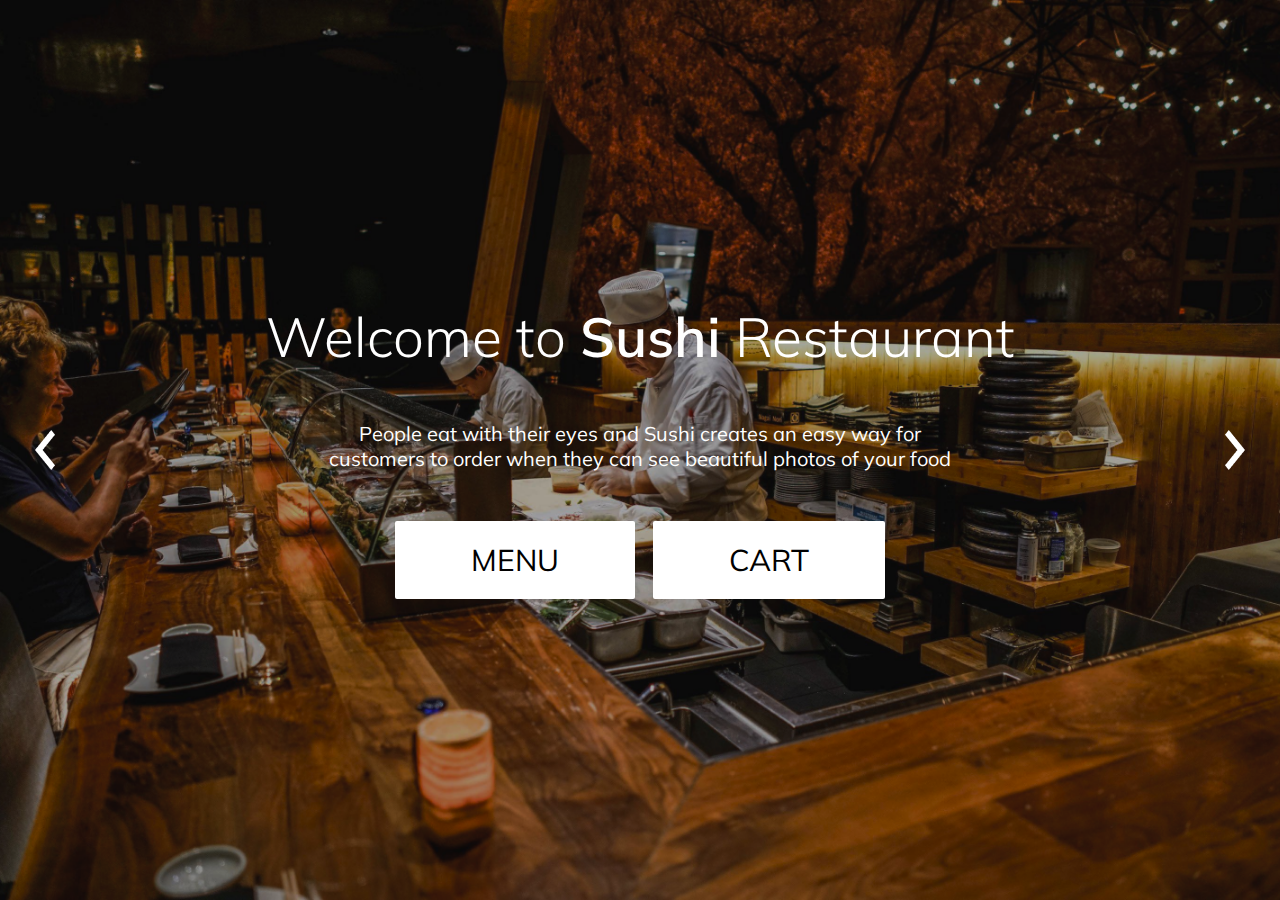
<file: index.html>
<!DOCTYPE html>
<html lang="en">
<head>
    <meta charset="UTF-8">
    <meta http-equiv="X-UA-Compatible" content="IE=edge">
    <meta name="viewport" content="width=device-width, initial-scale=1.0">
    <title>SUSHI HOME</title>
    <link rel="stylesheet" href="style.css">
</head>
<body>

   
    <main class="home">
        <img src="images/keyboard_arrow_left_24px.png" alt="left" class="arrow-left">
        <img src="images/keyboard_arrow_right_24px.png" alt="left" class="arrow-right">

        <div class="home-text">
            <h2>Welcome to <span>Sushi</span> Restaurant</h2>
            <p>People eat with their eyes and Sushi
                 creates an easy way for <br> customers to order
                 when they can see beautiful photos of your food
            </p>

           <div class="btn">
                    <a href="menu.html"><button>MENU</button></a>
                    <a href="chart.html"><button>CART</button></a>
            </div>
        </div>
        
    </main>
</body>
</html>
</file>
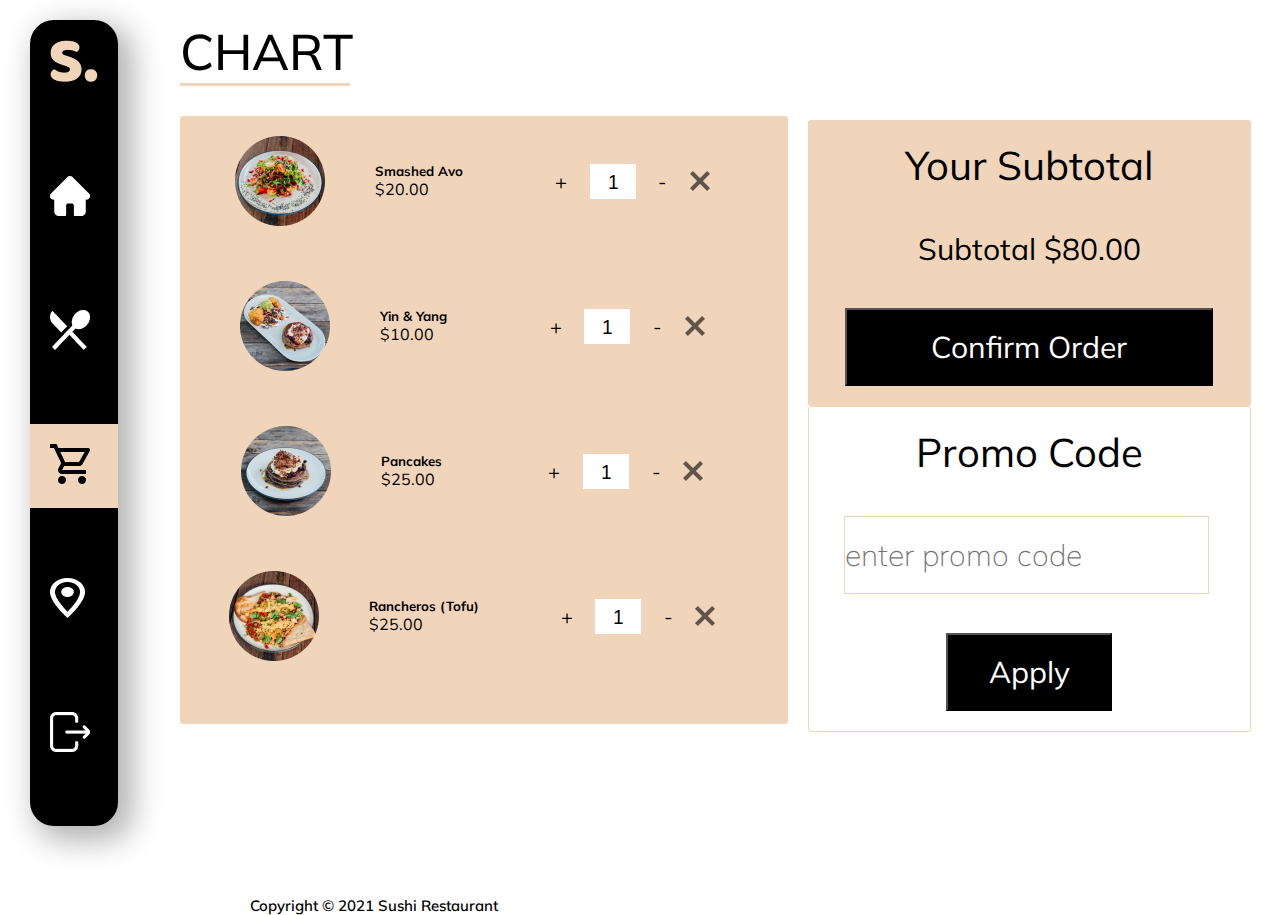
<file: chart.html>
<!DOCTYPE html>
<html lang="en">
<head>
    <meta charset="UTF-8">
    <meta http-equiv="X-UA-Compatible" content="IE=edge">
    <meta name="viewport" content="width=device-width, initial-scale=1.0">
    <title>CHART</title>
    <link rel="stylesheet" href="chart.css">
</head>
<body>
    <main class="container">
        <div class="side-nav" style="background-color: black;">
            <div class="sign">
                <img src="/images/S..png" alt="">
            </div>
            <div>
                <a href="/index.html"><img src="/images/Vector.png" alt=""></a>
            </div>
            <div>
                <a href="/menu.html"><img src="/images/restaurant_menu2_24px.png" alt=""></a>
            </div>
            <div class="active">
                <a href="/chart.html"><img src="/images/shopping_cart2_24px.png" alt=""></a>
            </div>
            <div>
                <a href=""><img src="/images/place_24px.png" alt=""></a>
            </div>
            <div>
                <a href=""><img src="/images/Vector (1).png" alt=""></a>
            </div>
        </div>

        <div class="chart-container">
            
            <div class="small-chart-container">
                <h3>CHART</h3>

                <div class="chart">
                
                    <div class="row-1">
                        <div class="text-img">
                            <img src="/images/Ellipse 5.png" alt="">
                            <div class="text">
                                <h5>Smashed Avo</h5>
                                <p>$20.00</p>
                            </div>
                        </div>
                        <div class="btn-X">
                           <span>+</span> <button>1</button>  <span>-</span>
                            <img src="/images/PathX.png" alt="" style="width: 20px; height:20px;">
                        </div>
                    </div>
                    <div class="row-2">
                        <div class="text-img">
                            <img src="/images/Ellipse 6.png" alt="">
                            <div class="text">
                                <h5>Yin & Yang</h5>
                                <p>$10.00</p>
                            </div>
                        </div>
                        <div class="btn-X">
                            <span>+</span> <button>1</button>  <span>-</span>
                            <img src="/images/PathX.png" alt="">
                        </div>
                    </div>
                    <div class="row-3">
                        <div class="text-img">
                            <img src="/images/Ellipse 7.png" alt="">
                            <div class="text">
                                <h5>Pancakes</h5>
                                <p>$25.00</p>
                            </div>
                        </div>
                        <div class="btn-X">
                            <span>+</span> <button>1</button>  <span>-</span>
                            <img src="/images/PathX.png" alt="">
                        </div>
                    </div>
                    <div class="row-4">
                        <div class="text-img" >
                            <img src="/images/Ellipse 8.png" alt="">
                            <div class="text">
                                <h5>Rancheros (Tofu)</h5>
                                <p>$25.00</p>
                            </div>
                        </div>
                        <div class="btn-X">
                            <span>+</span> <button>1</button>  <span>-</span>
                            <img src="/images/PathX.png" alt="">
                        </div>
                    </div>
                </div>
            </div>

           

            <div class="payment">
                <div class="col-1">

                    <h4>Your Subtotal</h4>

                    <p>Subtotal <span>$80.00</span></p>

                    <a href=""><button>Confirm Order</button></a>
                </div>

                <div class="col-2">

                    <h4>Promo Code</h4>

                    <input type="text" placeholder="enter promo code">

                    <a href=""><button>Apply</button></a>
                    
                </div>


            </div>


        </div>
    </main>

    <footer>
        <p>Copyright © 2021 Sushi Restaurant</p>
    </footer>

</body>
</html>
</file>
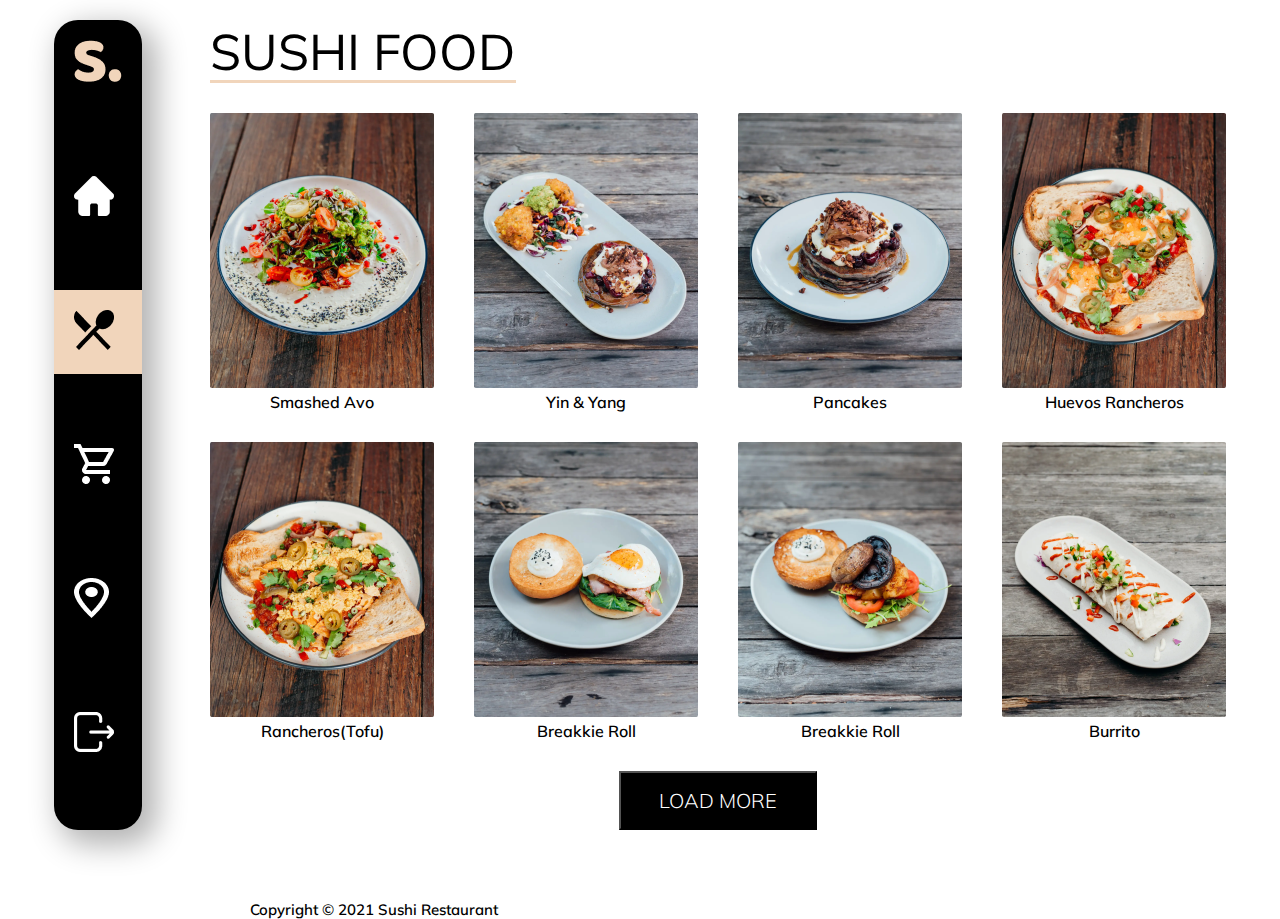
<file: menu.html>
<!DOCTYPE html>
<html lang="en">
<head>
    <meta charset="UTF-8">
    <meta http-equiv="X-UA-Compatible" content="IE=edge">
    <meta name="viewport" content="width=device-width, initial-scale=1.0">
    <title>MENU</title>
    <link rel="stylesheet" href="menu.css">
</head>
<body>
    <main class="container">
        <div class="side-nav">
            <div class="sign">
                <img src="/images/S..png" alt="">
            </div>
            <div>
                <a href="/index.html"><img src="/images/Vector.png" alt=""></a>
            </div>
            <div class="active">
                <a href="/menu.html"><img src="/images/restaurant_menu_24px.png" alt=""></a>
            </div>
            <div>
                <a href="/chart.html"><img src="/images/shopping_cart_24px.png" alt=""></a>
            </div>
            <div>
               <a href=""> <img src="/images/place_24px.png" alt=""></a>
            </div>
            <div>
                <a href=""><img src="/images/Vector (1).png" alt=""></a>
            </div>
        </div>

        <div class="foods">
            <h3>SUSHI FOOD</h3>

            <div class="food-container">
                <div class="row-1">
                    <div class="Avo">
                        <img src="/images/avo.png" alt="">
                        <p>Smashed Avo</p>
                    </div>
                    <div class="yin-yang">
                        <img src="/images/y&y.png" alt="">
                        <p>Yin & Yang</p>
                    </div>
                    <div class="pancakes">
                        <img src="/images/pancakes.png" alt="">
                        <p>Pancakes</p>
                    </div>
                    <div class="ruevos-rancheros">
                        <img src="/images/huevos&rancheros.png" alt="">
                        <p>Huevos Rancheros</p>
                    </div>
                </div>

                <div class="row-2">
                
                    <div class="rancheros">
                        <img src="/images/tofu.png" alt="">
                        <p>Rancheros(Tofu)</p>
                    </div>
                    <div class="breakkie">
                        <img src="/images/breakkie.png" alt="">
                        <p>Breakkie Roll</p>
                    </div>
                    <div class="breakkie-2">
                        <img src="/images/breakkie2.png" alt="">
                        <p>Breakkie Roll</p>
                    </div>
                    <div class="burrito">
                        <img src="/images/burrito.png" alt="">
                        <p>Burrito</p>
                    </div>
                </div>
            </div>
            <div class="btn">
                <a href="#"><button>LOAD MORE</button></a>
            </div>
        </div>
    </main>

    <footer>
        <p>Copyright © 2021 Sushi Restaurant</p>
    </footer>

</body>
</html>
</file>
<file: style.css>
@import url('https://fonts.googleapis.com/css2?family=Mulish:ital,wght@0,300;0,400;0,600;0,900;1,700;1,800&display=swap');
*{
    margin: 0;
    padding: 0;
    margin: 0;
    font-family: Mulish;
}

body{
    background-image: url(./images/restaurant\ 1.png);
    background-size: cover;
    background-repeat: no-repeat;
    position: relative;
}

.home{
    display: flex;
    height: 100vh;
    justify-content: center;
    align-items: center;
    text-align: center;
}

.home-text{
    color: white;
    
}

.home-text h2{
    font-weight: 300;
    font-size: 55px;
    margin-bottom: 50px;
}

.home-text span{
    font-weight: 600;
}

.home-text p{
    font-size: 20px;    
}

.btn{
    margin-top: 50px;
}

.btn button{
    padding: 20px 76px;
    font-size: 30px; 
    border-radius: 2px;
    border: none;
    background-color: white;
}

.btn a{
    margin: 7px;
}

.arrow-left{
    position: absolute;
    left: 35px;
}

.arrow-right{
    position: absolute;
    right: 35px;
}
</file>
<file: chart.css>
@import url('https://fonts.googleapis.com/css2?family=Mulish:ital,wght@0,300;0,400;0,600;0,900;1,700;1,800&display=swap');
*{
    box-sizing: border-box;
    padding: 0;
    margin: 0;
    font-family: Mulish;
}

.container{
    display: flex;
    gap: 5%;
    justify-content: center;
    padding: 20px;
    
}

.side-nav{
    background-color: black;
    display: flex;
    flex-direction: column;
    border-radius: 24px;
    box-shadow: 10px 10px 30px 5px rgba(0, 0, 0, 0.3);
    
}

.side-nav div{
    margin-bottom: 50px;
   
}

.side-nav .sign{
    padding: 20px;
}

.side-nav a{
    display: inline-block;
    padding: 20px;
}

.side-nav .active{
    background-color:#F1D5BB;   
}

.chart-container{
    display: flex;
}



.small-chart-container h3{
    width: 170px;
    font-size: 50px;
    font-weight: 500;
    margin-bottom: 30px;
    border-bottom: 3px solid #F1D5BB;
    
}

.chart{
    width: 608px;
    height: 608px;
    background-color: #F1D5BB;
    border-radius: 3px;
    padding: 20px;
}

.row-1{
    display: flex;
    justify-content: space-around;
    margin-bottom: 55px;    
    
}
.row-2{
    display: flex;
    justify-content: space-around;
    margin-bottom: 55px;
}
.row-3{
    display: flex;
    justify-content: space-around;
    margin-bottom: 55px;
}
.row-4{
    display: flex;
    justify-content: space-around;
    
}

.text-img{
    display: flex;
    gap: 50px;
}

.text-img .text{
    align-self: center;
}

.btn-X{
    display: flex;
    align-items: center;
    width: 200px;
    justify-content: space-evenly;

}

.btn-X button{
    width: 46px;
    height: 35px;
    background-color:white;
    border:none;
    font-size: 20px;
    font-family: 400;
}

.btn-X span{
    font-size: 20px;
    font-weight:400 ;
}

.payment{
    margin-top:100px ;
    margin-left: 20px;
    text-align: center;
}

.payment .col-1{
    width: 443px;
    height: 286px;
    background-color: #F1D5BB;
    display: flex;
    flex-direction: column;
    justify-content: space-around;
    border-radius: 3px;
}

.col-1 h4{
    font-weight: 400;
    font-size: 40px;
}

.col-1 p{
    font-size: 30px;
    font-weight: 400;
}
.col-1 button{
    width: 368px;
    height: 78px;
    background-color: black;
    color: white;
    font-size: 30px;
    font-weight: 400;
}

.payment .col-2{
    width: 443px;
    height: 326px;
    background-color: #ffffff;
    display: flex;
    flex-direction: column;
    justify-content: space-around;
    border: 1px solid #F1D5BB;
    border-radius: 3px;
}

.col-2 h4{
    font-size: 40px;
    font-weight: 400;
}

.col-2 input{
    width: 365px;
    height: 78px;
    margin-left: 35px;
    font-size: 30px;
    font-weight: 200;
    border: 1px solid #F1D5BB;

}

.col-2 button{
    width: 166px;
    height:78px ;
    background-color: black;
    color: white;
    font-size: 30px;
    font-family: 400;
}

footer {
    position: relative;
    margin-top: 50px;
    margin-bottom: 30px;
}

footer p{
    font-size: 15px;
    font-weight: 600;
    position: absolute;
    left: 250px;
}
</file>
<file: menu.css>
@import url('https://fonts.googleapis.com/css2?family=Mulish:ital,wght@0,300;0,400;0,600;0,900;1,700;1,800&display=swap');
*{
    padding: 0;
    margin: 0;
    box-sizing: border-box;
    font-family: Mulish;
}

.container{
    display: flex;
    align-content:center ;
    justify-content: space-around;
    padding: 20px;
}

.side-nav{
    
    background-color: black;
    display: flex;
    flex-direction: column;
    border-radius: 24px;
    box-shadow: 10px 10px 30px 5px rgba(0, 0, 0, 0.3);
    
}

.side-nav div{
    margin-bottom: 50px;
   
}

.side-nav .sign{
    padding: 20px;
}

.side-nav a{
    display: inline-block;
    padding: 20px;
}

.side-nav .active{
    background-color:#F1D5BB;   
}

.food-container .row-1{
    display: flex;
    gap: 40px;
    margin-bottom: 30px;
    text-align: center;
    
}

.food-container .row-1 p{
    font-weight: 600;
}

.food-container .row-2{
    display: flex;
    gap: 40px;
    text-align: center;
}

.food-container .row-2 p{
    font-weight: 600;
}

.foods h3{
    font-weight: 400;
    font-size: 50px;
    border-bottom: 3px solid  #F1D5BB;
    width: 306px;
    height: 63px;
    margin-bottom: 30px;
}

.foods .btn button{
    padding: 15px 38px;
    background-color: black;
    color: white;
    font-size: 20px;
    font-weight: 300;
}

.btn{
    text-align: center;
    margin-top: 30px;
}

footer {
    position: relative;
    margin-top: 50px;
    margin-bottom: 30px;
}

footer p{
    font-size: 15px;
    font-weight: 600;
    position: absolute;
    left: 250px;
}
</file>
